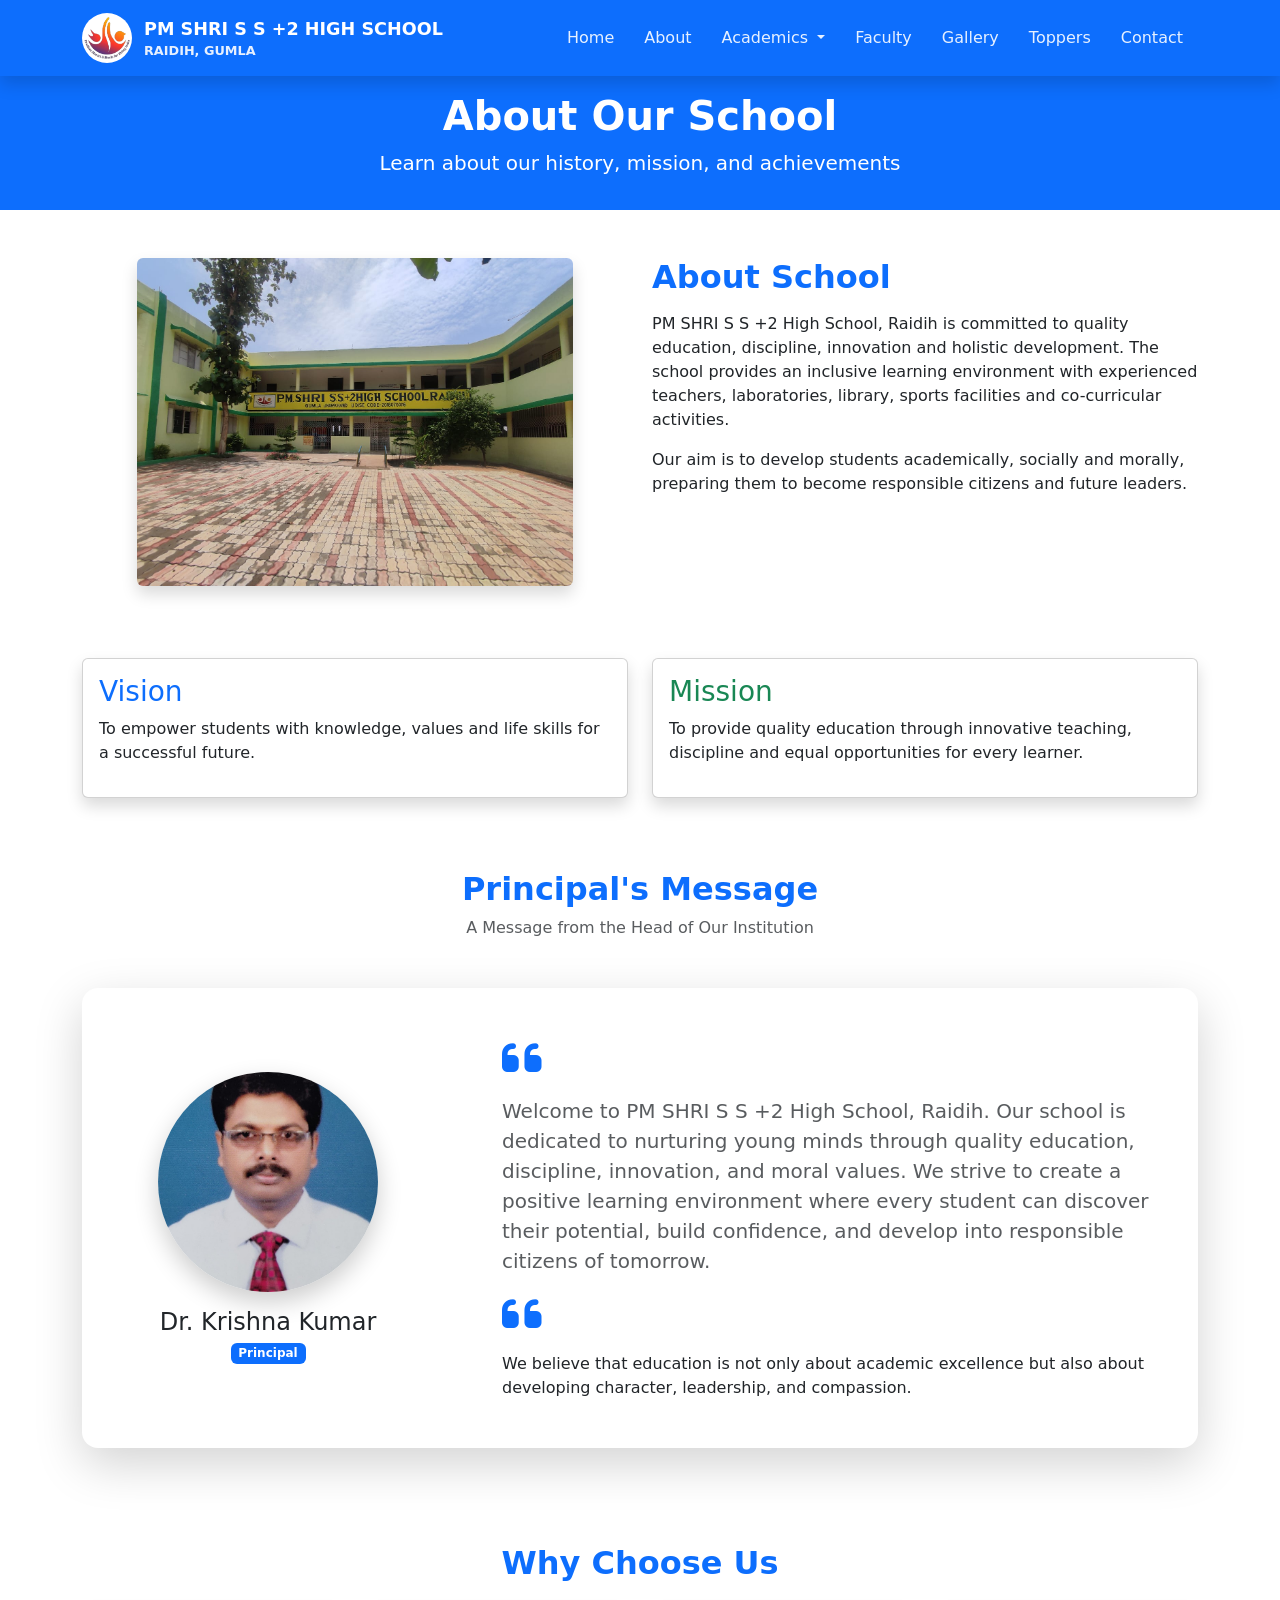
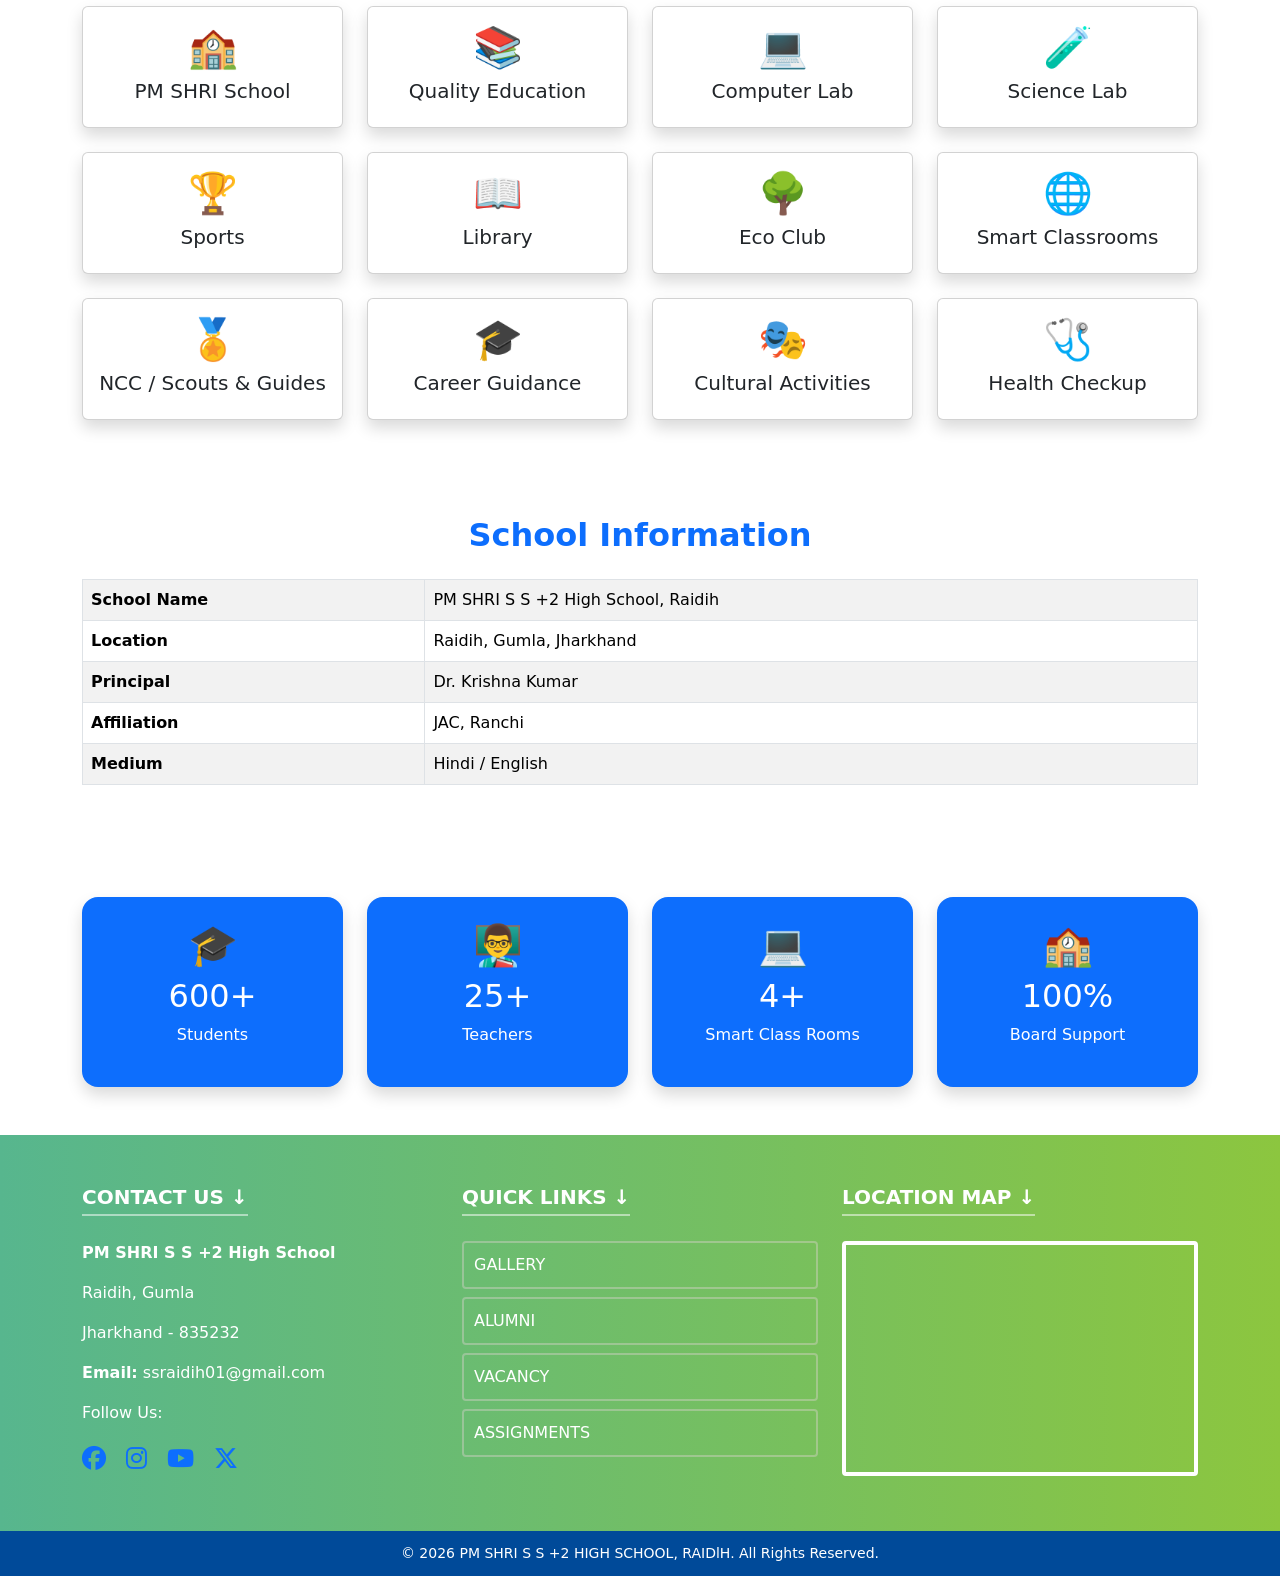
<file: about.html>
<!DOCTYPE html>
<html lang="en">

<head>
    <meta charset="UTF-8">
    <meta name="viewport" content="width=device-width, initial-scale=1.0">
    <title>About Our School | PM SHRI S S +2 High School Raidih</title>

    <!-- Bootstrap CSS -->
    <link href="https://cdn.jsdelivr.net/npm/bootstrap@5.3.2/dist/css/bootstrap.min.css" rel="stylesheet">

    <!-- Font Awesome for icons -->
    <link rel="stylesheet" href="https://cdnjs.cloudflare.com/ajax/libs/font-awesome/6.5.0/css/all.min.css">

    <!-- Custom CSS -->
    <link rel="stylesheet" href="css/about.css">
</head>

<body>

    <!-- Navbar placeholder -->
    <div id="navbar"></div>

    <!-- Page Header -->
    <section class="bg-primary text-white text-center py-3">
        <div class="container">
            <h1 class="fw-bold">About Our School</h1>
            <p class="lead">Learn about our history, mission, and achievements</p>
        </div>
    </section>

    <!-- About Content -->
 
<div class="container py-5">
    <div class="row align-items-start g-4">

        <!-- Image -->
        <div class="col-lg-6 text-center">
            <img src="images/1.jpeg"
                 class="img-fluid rounded shadow about-img"
                 alt="About School" >
        </div>

        <!-- About Content -->
        <div class="col-lg-6">
            <h2 class="section-title mb-3">About School</h2>

            <p class="mb-3">
                PM SHRI S S +2 High School, Raidih is committed to quality education,
                discipline, innovation and holistic development. The school provides
                an inclusive learning environment with experienced teachers,
                laboratories, library, sports facilities and co-curricular activities.
            </p>

            <p>
                Our aim is to develop students academically, socially and morally,
                preparing them to become responsible citizens and future leaders.
            </p>
        </div>

    </div>
</div>

        <div class="container py-4">
            <div class="row g-4">
                <div class="col-md-6">
                    <div class="card h-100 shadow">
                        <div class="card-body">
                            <h3 class="text-primary">Vision</h3>
                            <p>To empower students with knowledge, values and life skills for a successful future.</p>
                        </div>
                    </div>
                </div>
                <div class="col-md-6">
                    <div class="card h-100 shadow">
                        <div class="card-body">
                            <h3 class="text-success">Mission</h3>
                            <p>To provide quality education through innovative teaching, discipline and equal
                                opportunities for every learner.</p>
                        </div>
                    </div>
                </div>
            </div>
        </div>
       


<section class="container py-5">

    <div class="text-center mb-5">
        <h2 class="section-title fw-bold">Principal's Message</h2>
        <p class="text-muted">A Message from the Head of Our Institution</p>
    </div>

    <div class="card border-0 shadow-lg rounded-4 overflow-hidden">

        <div class="row g-0 align-items-center">

            <!-- Principal Photo -->
            <div class="col-lg-4 text-center  py-4">

                <img src="images/Principal.jpeg"
                    class="principal-img"
                    alt="Principal">

                <h4 class="mt-3 mb-1">Dr. Krishna Kumar</h4>

                <span class="badge bg-primary ">
                    Principal
                </span>

            </div>

            <!-- Message -->
            <div class="col-lg-8">

                <div class="card-body p-5">

                    <i class="fa-solid fa-quote-left quote-icon"></i>

                    <p class="lead text-muted">

                        Welcome to PM SHRI S S +2 High School, Raidih.

                        Our school is dedicated to nurturing young minds through
                        quality education, discipline, innovation, and moral values.
                        We strive to create a positive learning environment where
                        every student can discover their potential, build confidence,
                        and develop into responsible citizens of tomorrow.

                    </p>
                    <i class="fa-solid fa-quote-left quote-icon"></i>

                    <p class="mb-0">

                        We believe that education is not only about academic excellence
                        but also about developing character, leadership, and compassion.

                    </p>

                </div>

            </div>

        </div>

    </div>

</section>



        <div class="container py-5">
            <h2 class="section-title text-center mb-4">Why Choose Us</h2>
            <div class="row g-4">
                 <div class="col-md-3">
                    <div class="card icon-card shadow text-center">
                        <div class="card-body">
                            <h1>🏫</h1>
                            <h5>PM SHRI School</h5>
                        </div>
                    </div>
                </div>
                <div class="col-md-3">
                    <div class="card icon-card shadow text-center">
                        <div class="card-body">
                            <h1>📚</h1>
                            <h5>Quality Education</h5>
                        </div>
                    </div>
                </div>
                <div class="col-md-3">
                    <div class="card icon-card shadow text-center">
                        <div class="card-body">
                            <h1>💻</h1>
                            <h5>Computer Lab</h5>
                        </div>
                    </div>
                </div>
                <div class="col-md-3">
                    <div class="card icon-card shadow text-center">
                        <div class="card-body">
                            <h1>🧪</h1>
                            <h5>Science Lab</h5>
                        </div>
                    </div>
                </div>
                <div class="col-md-3">
                    <div class="card icon-card shadow text-center">
                        <div class="card-body">
                            <h1>🏆</h1>
                            <h5>Sports</h5>
                        </div>
                    </div>
                </div>

                <div class="col-md-3">
                    <div class="card icon-card shadow text-center">
                        <div class="card-body">
                            <h1>📖</h1>
                    <h5>Library</h5>
                        </div>
                    </div>
                </div><div class="col-md-3">
                    <div class="card icon-card shadow text-center">
                        <div class="card-body">
                            <h1>🌳</h1>
                    <h5>Eco Club</h5>
                        </div>
                    </div>
                </div><div class="col-md-3">
                    <div class="card icon-card shadow text-center">
                        <div class="card-body">
                            <h1>🌐</h1>
                    <h5>Smart Classrooms</h5> 
                        </div>
                    </div>
                </div>
                <div class="col-md-3">
                    <div class="card icon-card shadow text-center">
                        <div class="card-body">
                            <h1>🏅</h1>
                    <h5>NCC / Scouts & Guides</h5>
                        </div>
                    </div>
                </div><div class="col-md-3">
                    <div class="card icon-card shadow text-center">
                        <div class="card-body">
                            <h1>🎓</h1>
                    <h5>Career Guidance</h5> 
                        </div>
                    </div>
                </div><div class="col-md-3">
                    <div class="card icon-card shadow text-center">
                        <div class="card-body">
                            <h1>🎭</h1>
                    <h5>Cultural Activities</h5>
                        </div>
                    </div>
                </div><div class="col-md-3">
                    <div class="card icon-card shadow text-center">
                        <div class="card-body">
                             <h1>🩺</h1>
                    <h5>Health Checkup</h5>
                        </div>
                    </div>
                </div>
            </div>
        </div>
        <div class="container py-5">
            <h2 class="section-title text-center mb-4">School Information</h2>
            <table class="table table-bordered table-striped">
                <tr>
                    <th>School Name</th>
                    <td>PM SHRI S S +2 High School, Raidih</td>
                </tr>
                <tr>
                    <th>Location</th>
                    <td>Raidih, Gumla, Jharkhand</td>
                </tr>
                <tr>
                    <th>Principal</th>
                    <td>Dr. Krishna Kumar</td>
                </tr>
                <tr>
                    <th>Affiliation</th>
                    <td>JAC, Ranchi</td>
                </tr>
                <tr>
                    <th>Medium</th>
                    <td>Hindi / English</td>
                </tr>
            </table>
        </div>
<div class="container py-5">

    <div class="row text-center g-4">

        <div class="col-lg-3 col-md-6 col-6">
            <div class="counter shadow rounded-4 p-4 h-100">
                <h1>🎓</h1>
                <h2>600+</h2>
                <p>Students</p>
            </div>
        </div>


        <div class="col-lg-3 col-md-6 col-6">
            <div class="counter shadow rounded-4 p-4 h-100">
                <h1>👨‍🏫</h1>
                <h2>25+</h2>
                <p>Teachers</p>
            </div>
        </div>


        <div class="col-lg-3 col-md-6 col-6">
            <div class="counter shadow rounded-4 p-4 h-100">
                <h1>💻</h1>
                <h2>4+</h2>
                <p>Smart Class Rooms</p>
            </div>
        </div>


        <div class="col-lg-3 col-md-6 col-6">
            <div class="counter shadow rounded-4 p-4 h-100">
                <h1>🏫</h1>
                <h2>100%</h2>
                <p>Board Support</p>
            </div>
        </div>

    </div>

</div>
       





    <!-- Footer placeholder -->
    <div id="footer"></div>

    <!-- Bootstrap JS -->
    <script src="https://cdn.jsdelivr.net/npm/bootstrap@5.3.2/dist/js/bootstrap.bundle.min.js"></script>

    <!-- Custom JS -->
    <script src="js/script.js"></script>

</body>

</html>
</file>
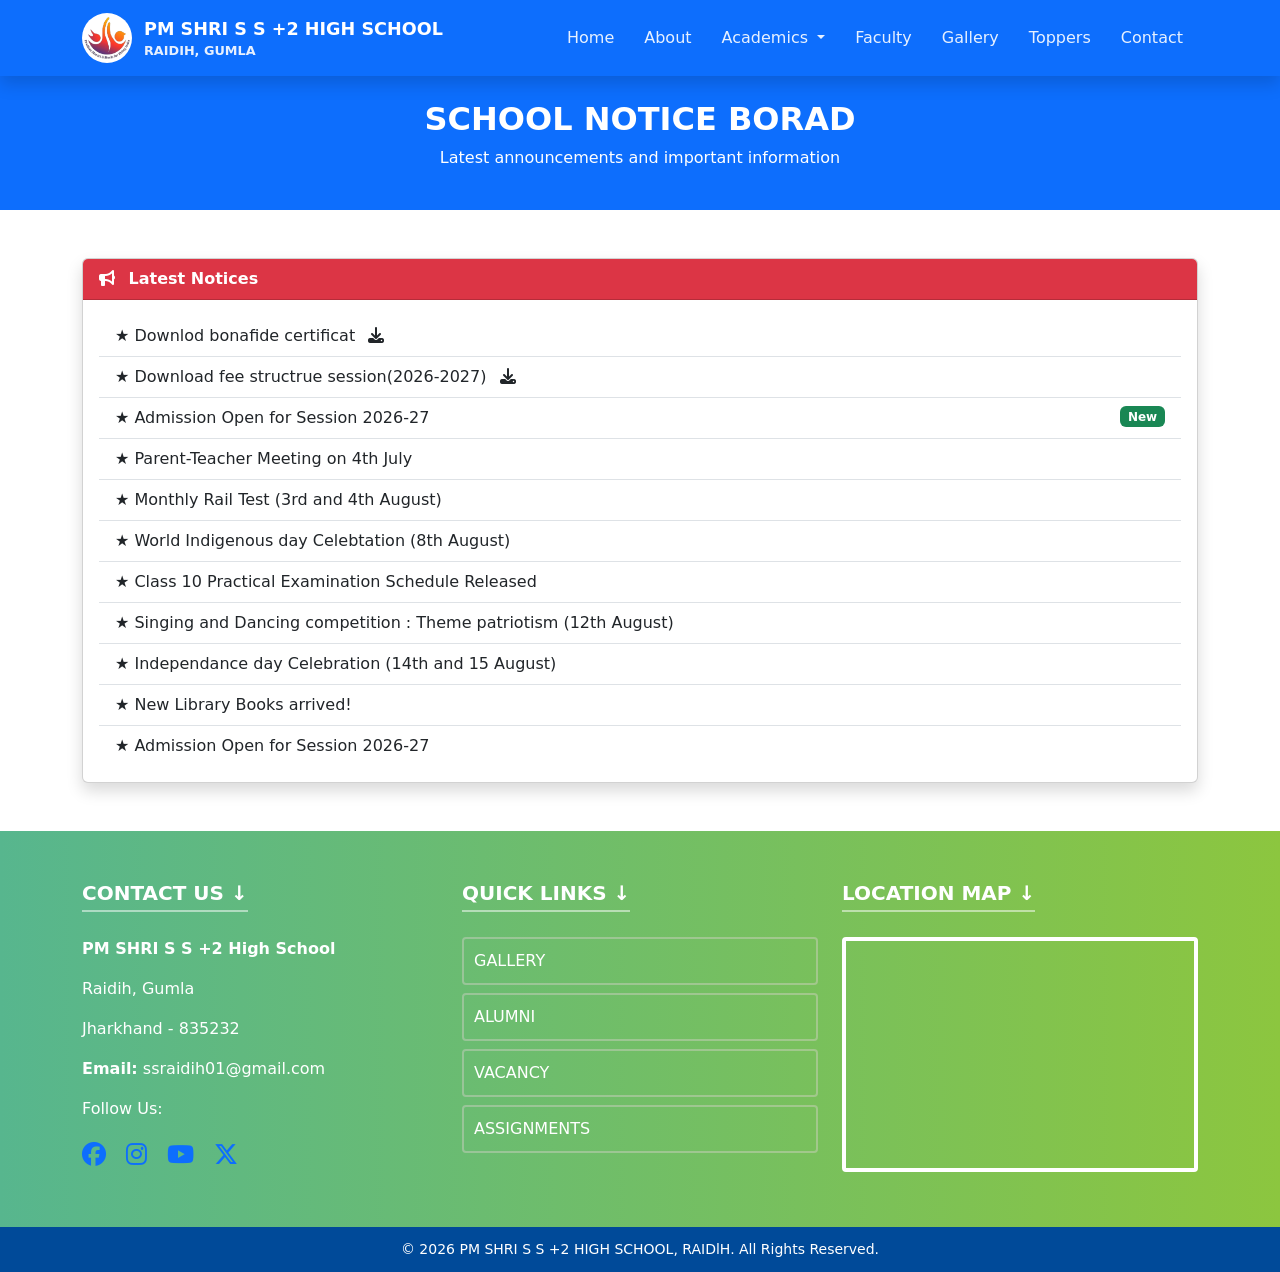
<file: notice.html>
<!DOCTYPE html>
<html lang="en">

<head>
<meta charset="UTF-8">
<meta name="viewport" content="width=device-width, initial-scale=1.0">

<title>Notice Board | PM SHRI S S +2 High School Raidih</title>

<link href="https://cdn.jsdelivr.net/npm/bootstrap@5.3.2/dist/css/bootstrap.min.css" rel="stylesheet">


<link rel="stylesheet" href="style.css">
<link rel="stylesheet" href="css/notice.css">

</head>

<body>
<div id="navbar"></div>


<!-- Page Title -->
<section class="bg-primary text-white text-center py-4">
<h2 class="fw-bold">SCHOOL NOTICE BORAD</h2>
<p>Latest announcements and important information</p>
</section>


<!-- Notice List -->
<section class="py-5">
<div class="container">

<div class="card shadow">

<div class="card-header bg-danger text-white fw-bold">
<i class="fas fa-bullhorn me-2"></i> Latest Notices
</div>

<div class="card-body">

<ul class="list-group list-group-flush">

<li class="list-group-item"><a href="notice/BONAFIDE CERTIFICATE.pdf" >★ Downlod bonafide certificat
  <i class="fas fa-download ms-2"></i></a><span class="badge badge-new float-end">New</span>
</li>

<li class="list-group-item"><a href="notice/ADMISSION FEES STRUCTURE.pdf">
★ Download fee structrue session(2026-2027)  <i class="fas fa-download ms-2"></i> </a><span class="badge badge-new float-end">New</span>

</li>
<li class="list-group-item">
★ Admission Open for Session 2026-27
<span class="badge bg-success float-end">New</span>
</li>
<li class="list-group-item">
★ Parent-Teacher Meeting on 4th July
</li>

<li class="list-group-item">
★ Monthly Rail Test (3rd and 4th August)
</li>

<li class="list-group-item">
★ World Indigenous day Celebtation (8th August)
</li>

<li class="list-group-item">
★ Class 10 Practical Examination Schedule Released
</li>

<li class="list-group-item">
★ Singing and Dancing competition : Theme patriotism (12th August)
</li>

<li class="list-group-item">
★ Independance day Celebration (14th and 15 August)
</li>

<li class="list-group-item">
★ New Library Books arrived!
</li>

<li class="list-group-item">
★ Admission Open for Session 2026-27
<!-- <span class="badge bg-success float-end">New</span> -->
</li>

</ul>

</div>

</div>

</div>
</section>


<!-- Footer -->
<div id="footer"></div>


<script src="https://cdn.jsdelivr.net/npm/bootstrap@5.3.2/dist/js/bootstrap.bundle.min.js"></script>

<script src="js/script.js"></script>

</body>
</html>
</file>
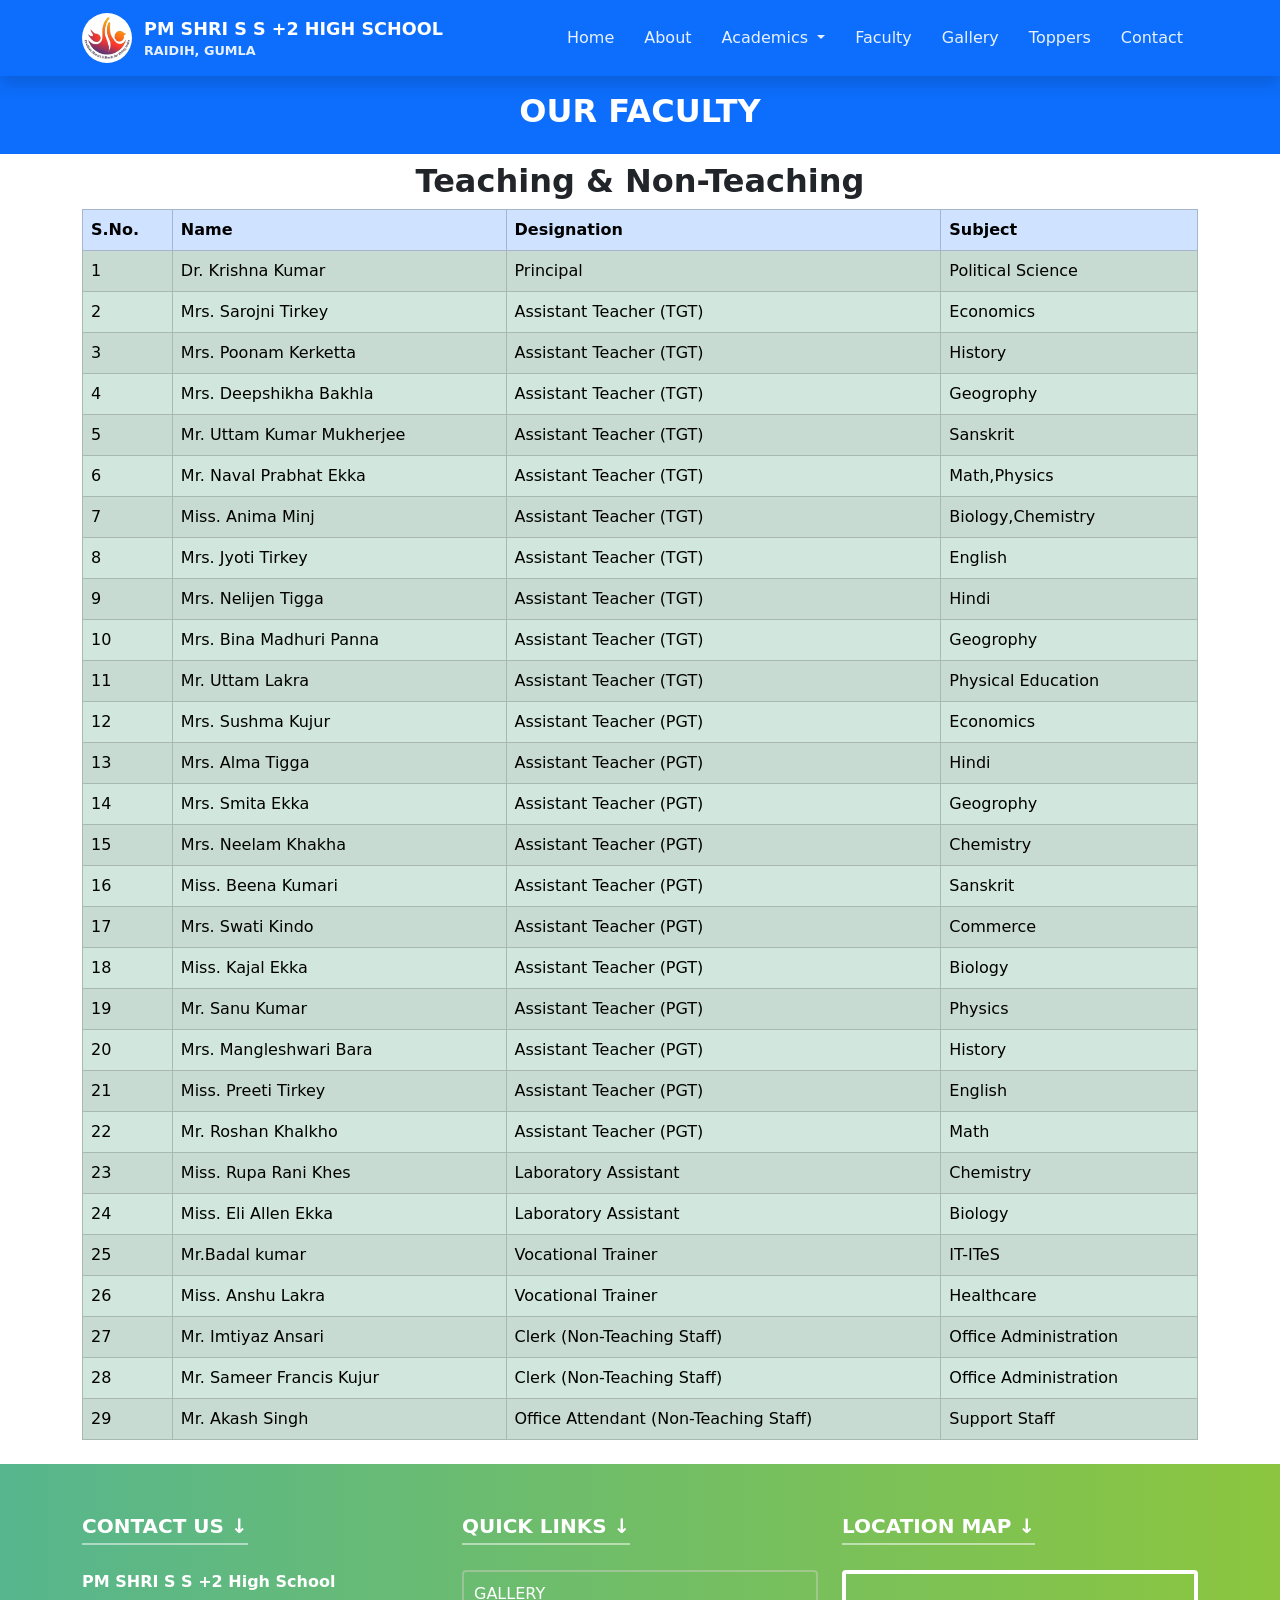
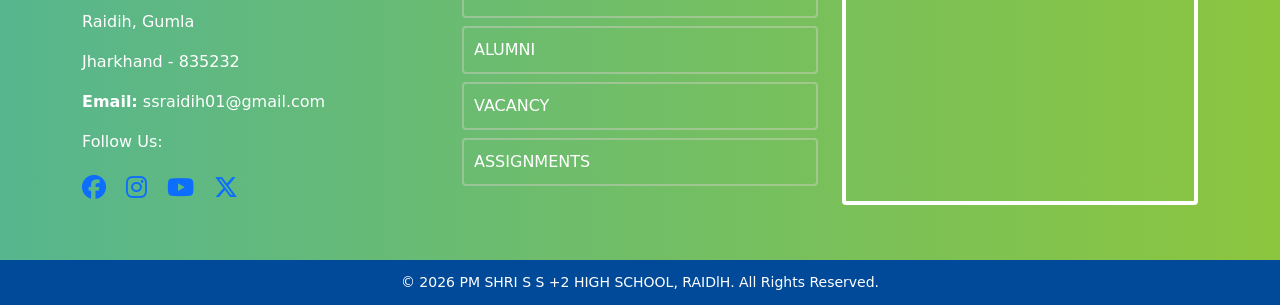
<file: teacher.html>
<!DOCTYPE html>
<html lang="en">

<head>

    <meta charset="UTF-8">
    <meta name="viewport" content="width=device-width, initial-scale=1.0">

    <title>Our Faculty | PM SHRI S S +2 High School Raidih</title>


    <link href="https://cdn.jsdelivr.net/npm/bootstrap@5.3.2/dist/css/bootstrap.min.css" rel="stylesheet">

    <link rel="stylesheet" href="https://cdnjs.cloudflare.com/ajax/libs/font-awesome/6.5.0/css/all.min.css">

    <!-- <link rel="stylesheet" href="css/teacher.css"> -->

</head>

<body>
    <div id="navbar"></div>
    <!-- Page Title -->
    <section class="bg-primary text-white text-center py-3">
        <h2 class="fw-bold">OUR FACULTY</h2>

    </section>

    <div class="container py-2">

        <h2 class="text-center fw-bold mb-2">Teaching & Non-Teaching</h2>

        <div class="table-responsive">

            <table class="table table-success text-justify table-bordered table-striped table-hover align-middle">

                <thead class="table-primary ">
                    <tr>
                        <th>S.No.</th>
                        <th>Name</th>
                        <th>Designation</th>
                        <th>Subject</th>
                    </tr>
                </thead>

                <tbody>

                    <tr>
                        <td>1</td>
                        <td>Dr. Krishna Kumar</td>
                        <td>Principal</td>
                        <td>Political Science
                        </td>
                    </tr>
                    <tr>
                        <td>2</td>
                        <td>Mrs. Sarojni Tirkey</td>
                        <td>Assistant Teacher (TGT)</td>
                        <td>Economics</td>
                    </tr>
                    <tr>
                        <td>3</td>
                        <td>Mrs. Poonam Kerketta</td>
                        <td>Assistant Teacher (TGT)</td>
                        <td>History</td>
                    </tr>
                    <tr>
                        <td>4</td>
                        <td>Mrs. Deepshikha Bakhla</td>
                        <td>Assistant Teacher (TGT)</td>
                        <td>Geogrophy</td>
                    </tr>
                    <tr>
                        <td>5</td>
                        <td>Mr. Uttam Kumar Mukherjee</td>
                        <td>Assistant Teacher (TGT)</td>
                        <td>Sanskrit</td>
                    </tr>
                    <tr>
                        <td>6</td>
                        <td>Mr. Naval Prabhat Ekka</td>
                        <td>Assistant Teacher (TGT)</td>
                        <td>Math,Physics</td>
                    </tr>
                    
                    <tr>
                        <td>7</td>
                        <td>Miss. Anima Minj</td>
                        <td>Assistant Teacher (TGT)</td>
                        <td>Biology,Chemistry</td>
                    </tr>
                    <tr>
                        <td>8</td>
                        <td>Mrs. Jyoti Tirkey</td>
                        <td>Assistant Teacher (TGT)</td>
                        <td>English</td>
                    </tr>
                    <tr>
                        <td>9</td>
                        <td>Mrs. Nelijen Tigga</td>
                        <td>Assistant Teacher (TGT)</td>
                        <td>Hindi</td>
                    </tr>
                     <tr>
                        <td>10</td>
                        <td>Mrs. Bina Madhuri Panna</td>
                        <td>Assistant Teacher (TGT)</td>
                        <td>Geogrophy</td>
                    </tr>
                    <tr>
                        <td>11</td>
                        <td>Mr. Uttam Lakra</td>
                        <td>Assistant Teacher (TGT)</td>
                        <td>Physical Education</td>
                    </tr>
                  

                    <tr>
                        <td>12</td>
                        <td>Mrs. Sushma Kujur</td>
                        <td>Assistant Teacher (PGT)</td>
                        <td>Economics</td>
                    </tr>
                    <tr>
                        <td>13</td>
                        <td>Mrs. Alma Tigga</td>
                        <td>Assistant Teacher (PGT)</td>
                        <td>Hindi</td>
                    </tr>
                    <tr>
                        <td>14</td>
                        <td>Mrs. Smita Ekka</td>
                        <td>Assistant Teacher (PGT)</td>
                        <td>Geogrophy</td>
                    </tr>
                    <tr>
                        <td>15</td>
                        <td>Mrs. Neelam Khakha</td>
                        <td>Assistant Teacher (PGT)</td>
                        <td>Chemistry</td>
                    </tr>
                    <tr>
                        <td>16</td>
                        <td>Miss. Beena Kumari</td>
                        <td>Assistant Teacher (PGT)</td>
                        <td>Sanskrit</td>
                    </tr>
                    <tr>
                        <td>17</td>
                        <td>Mrs. Swati Kindo</td>
                        <td>Assistant Teacher (PGT)</td>
                        <td>Commerce</td>
                    </tr>
                    <tr>
                        <td>18</td>
                        <td>Miss. Kajal Ekka</td>
                        <td>Assistant Teacher (PGT)</td>
                        <td>Biology</td>
                    </tr>
                    <tr>
                        <td>19</td>
                        <td>Mr. Sanu Kumar</td>
                        <td>Assistant Teacher (PGT)</td>
                        <td>Physics</td>
                    </tr>
                    <tr>
                        <td>20</td>
                        <td>Mrs. Mangleshwari Bara</td>
                        <td>Assistant Teacher (PGT)</td>
                        <td>History</td>
                    </tr>
                    <tr>
                        <td>21</td>
                        <td>Miss. Preeti Tirkey</td>
                        <td>Assistant Teacher (PGT)</td>
                        <td>English</td>
                    </tr>
                    <tr>
                        <td>22</td>
                        <td>Mr. Roshan Khalkho</td>
                        <td>Assistant Teacher (PGT)</td>
                        <td>Math</td>
                    </tr>

                    <tr>
                        <td>23</td>
                        <td>Miss. Rupa Rani Khes</td>
                        <td>Laboratory Assistant</td>
                        <td>Chemistry</td>
                    </tr>
                    <tr>
                        <td>24</td>
                        <td>Miss. Eli Allen Ekka</td>
                        <td>Laboratory Assistant</td>
                        <td>Biology</td>
                    </tr>
                    <tr>
                        <td>25</td>
                        <td>Mr.Badal kumar</td>
                        <td>Vocational Trainer</td>
                        <td>IT-ITeS</td>
                    </tr>
                    <tr>
                        <td>26</td>
                        <td>Miss. Anshu Lakra</td>
                        <td>Vocational Trainer</td>
                        <td>Healthcare</td>
                    </tr>

                    <tr>
                        <td>27</td>
                        <td>Mr. Imtiyaz Ansari</td>
                        <td>Clerk (Non-Teaching Staff)</td>
                        <td>Office Administration</td>
                    </tr>
                      <tr>
                        <td>28</td>
                        <td>Mr. Sameer Francis Kujur</td>
                        <td>Clerk (Non-Teaching Staff)</td>
                        <td>Office Administration</td>
                    </tr>
                    <tr>
                        <td>29</td>
                        <td>Mr. Akash Singh</td>
                        <td>Office Attendant (Non-Teaching Staff)</td>
                        <td>Support Staff</td>
                    </tr>
                    <!-- <tr><td>30</td><td>Mrs. Sunita Devi</td><td>Office Attendant (Non-Teaching Staff)</td><td>Support Staff</td></tr> -->

                </tbody>

            </table>

        </div>

    </div>
    <!-- CSS for fixed size image -->


    <div id="footer"></div>

    <script src="https://cdn.jsdelivr.net/npm/bootstrap@5.3.2/dist/js/bootstrap.bundle.min.js"></script>
    <script src="js/script.js"></script>

</body>

</html>
</file>
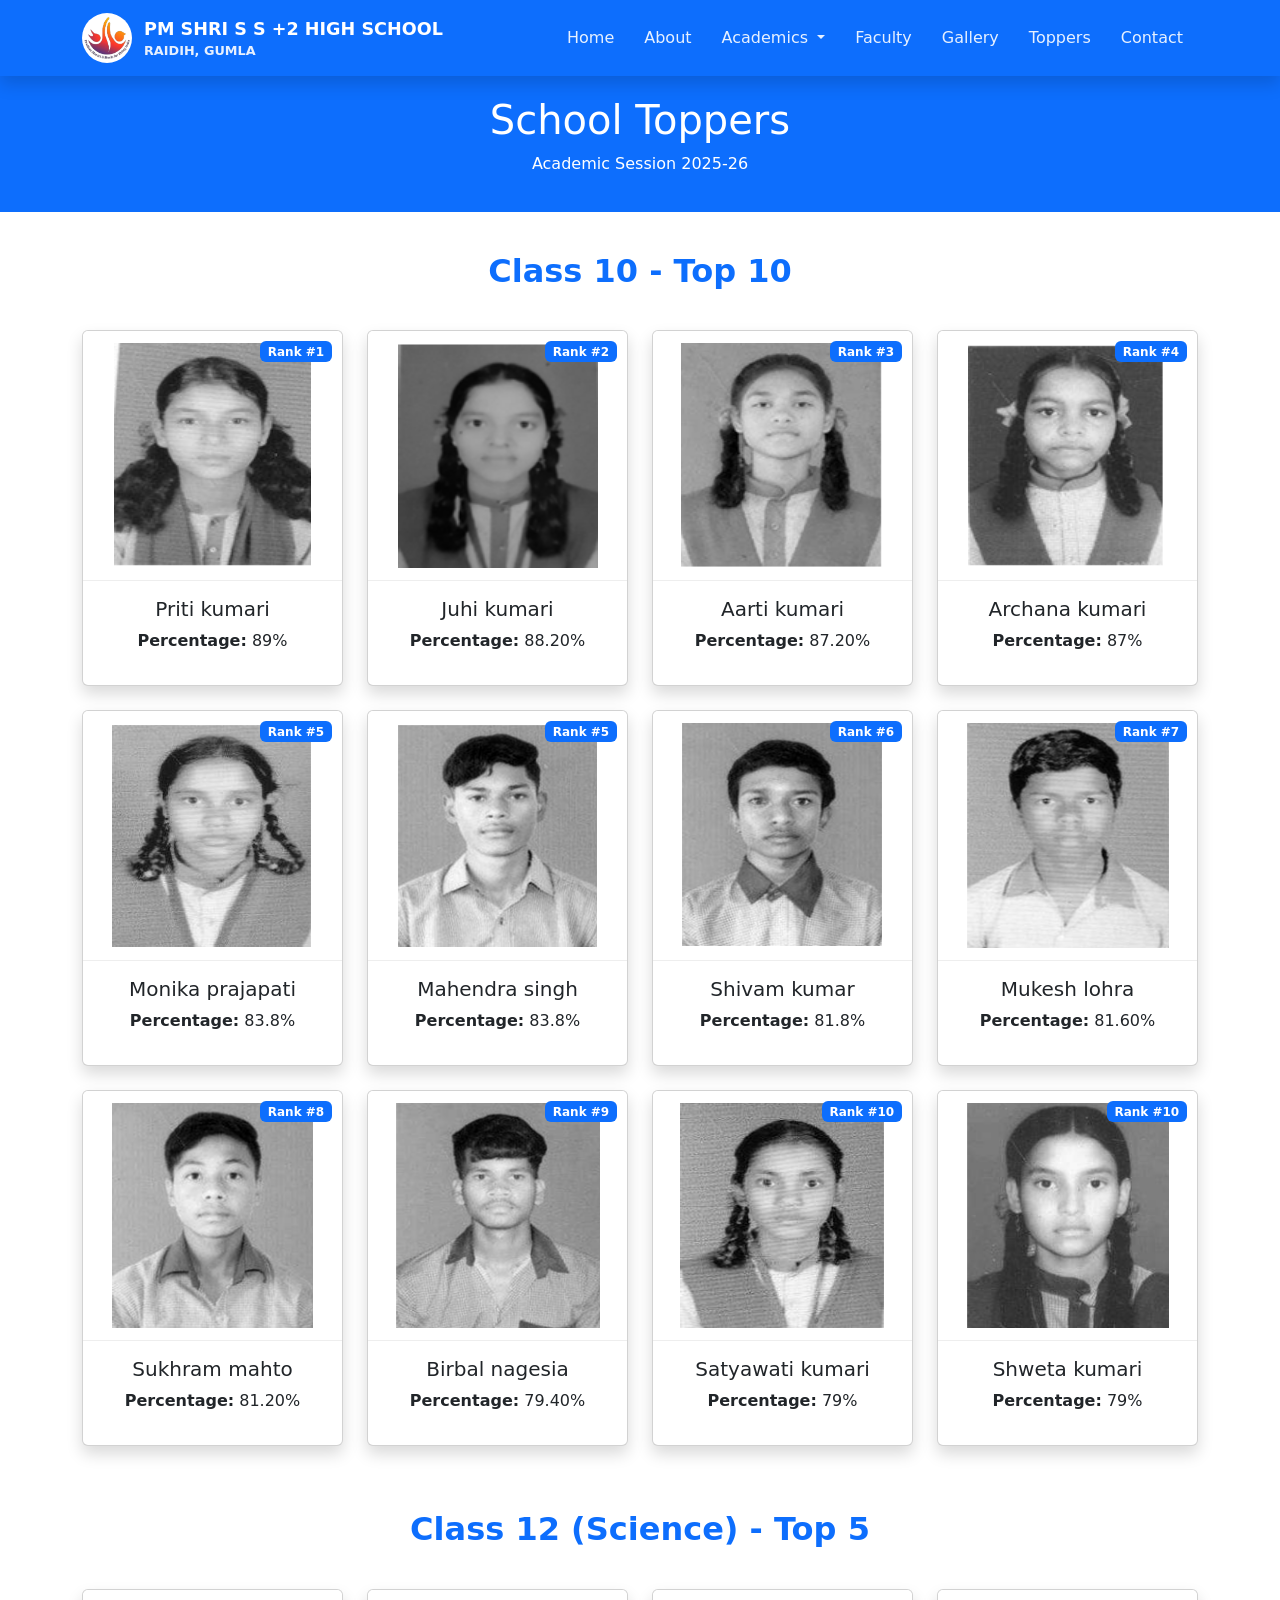
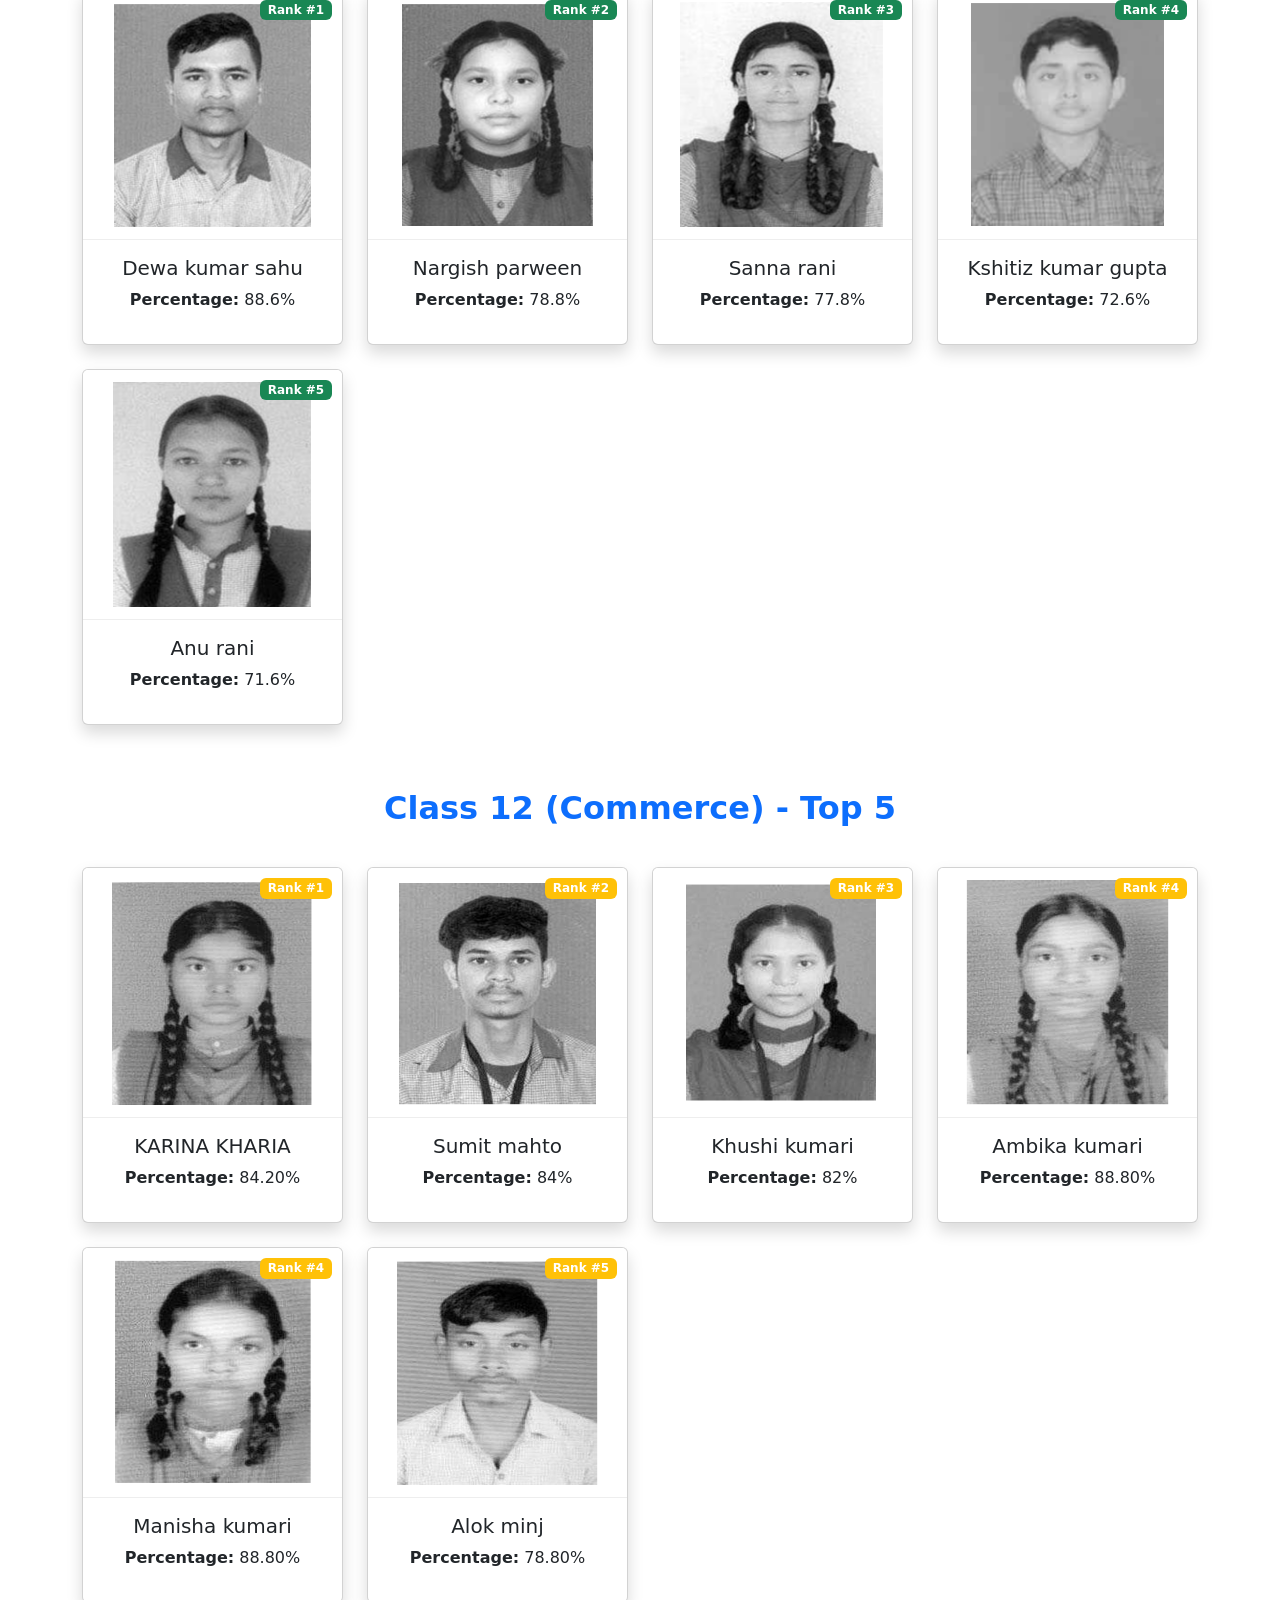
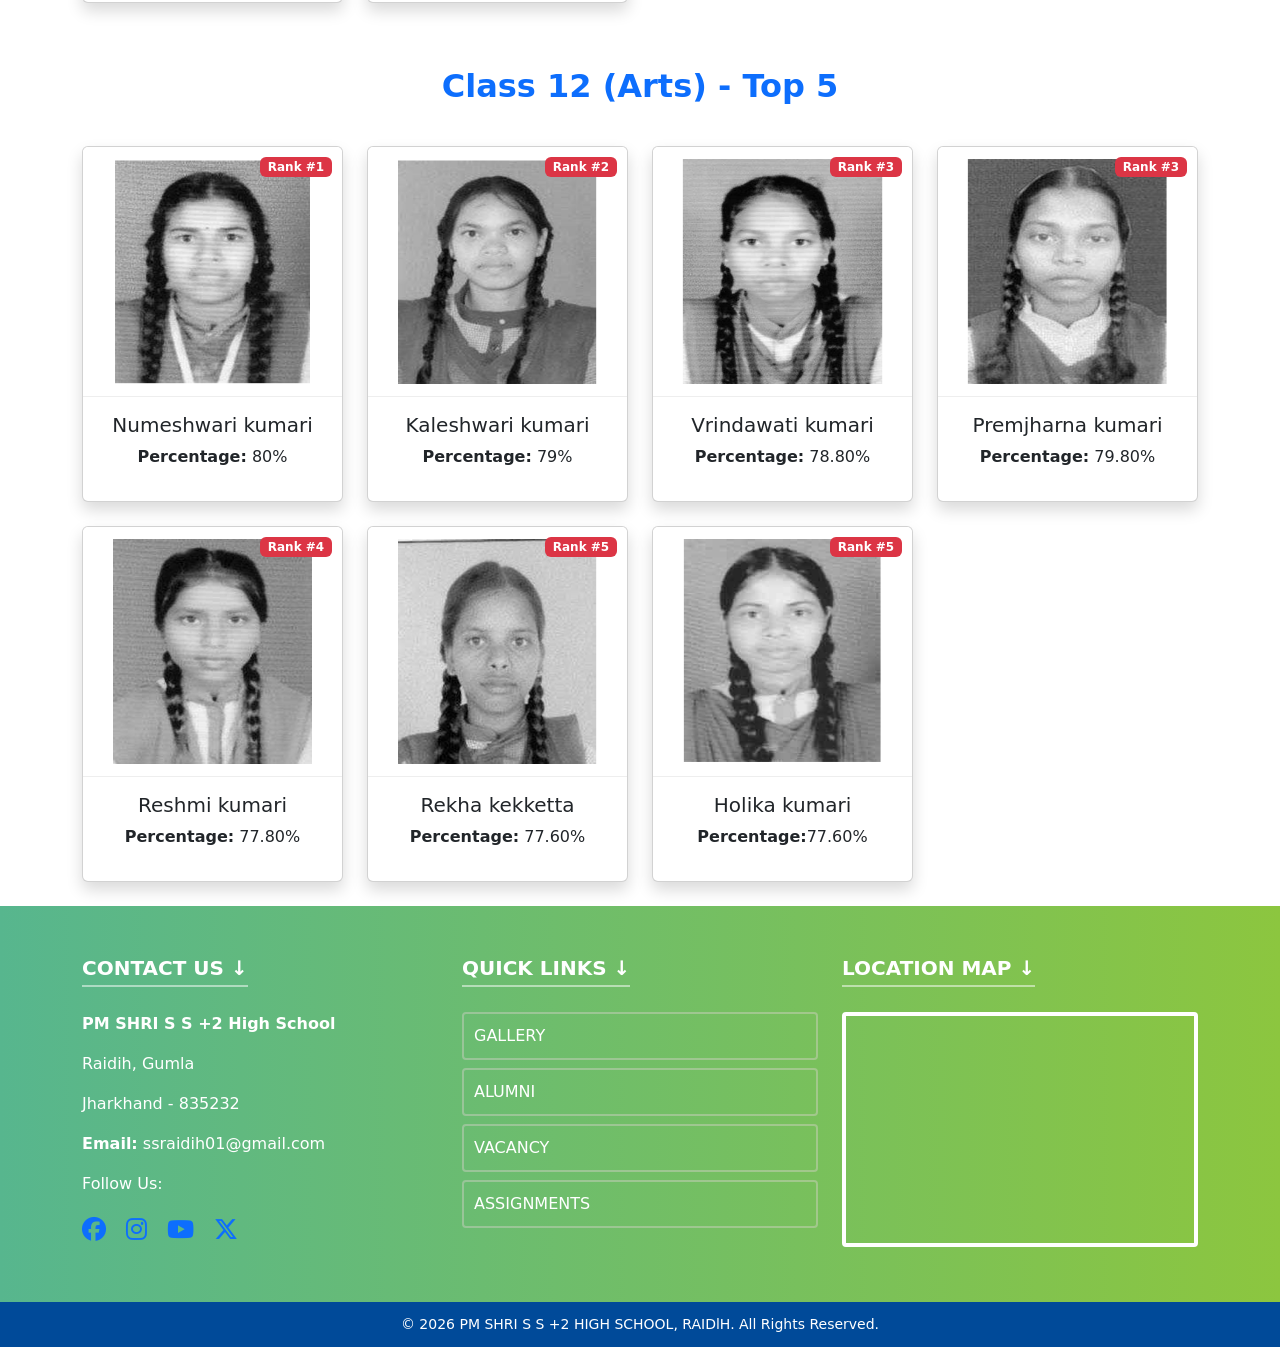
<file: toppers.html>
<!doctype html>
<html>

<head>
    <meta charset="utf-8">
    <meta name="viewport" content="width=device-width,initial-scale=1">
    <link href="https://cdn.jsdelivr.net/npm/bootstrap@5.3.2/dist/css/bootstrap.min.css" rel="stylesheet">
    <link rel="stylesheet" href="css/toppers.css">
    <title>Toppers</title>
</head>

<body>
      <div id="navbar"></div>
    <div class="hero">
        <h1>School Toppers</h1>
        <p>Academic Session 2025-26</p>
    </div>
    <section class="container">
        <h2 class="section-title text-center">Class 10 - Top 10</h2>
        <div class="row">
            <div class="col-lg-3 col-md-4 col-sm-6 mb-4">
                <div class="card topper-card shadow h-100 position-relative"><span class="badge bg-primary rank">Rank
                        #1</span><img src="images/toppers_image/PRITI.png" class="card-img-top topper-img">
                    <div class="card-body text-center">
                        <h5>Priti kumari</h5>
                        <p><b>Percentage:</b> 89%</p>
                    </div>
                </div>
            </div>
            <div class="col-lg-3 col-md-4 col-sm-6 mb-4">
                <div class="card topper-card shadow h-100 position-relative"><span class="badge bg-primary rank">Rank
                        #2</span><img src="images/toppers_image/JUHI.png" class="card-img-top topper-img">
                    <div class="card-body text-center">
                        <h5>Juhi kumari</h5>
                        <p><b>Percentage:</b> 88.20%</p>
                    </div>
                </div>
            </div>
            <div class="col-lg-3 col-md-4 col-sm-6 mb-4">
                <div class="card topper-card shadow h-100 position-relative"><span class="badge bg-primary rank">Rank
                        #3</span><img src="images/toppers_image/Aarti kumari.png" class="card-img-top topper-img">
                    <div class="card-body text-center">
                        <h5>Aarti kumari</h5>
                        <p><b>Percentage:</b> 87.20%</p>
                    </div>
                </div>
            </div>
            <div class="col-lg-3 col-md-4 col-sm-6 mb-4">
                <div class="card topper-card shadow h-100 position-relative"><span class="badge bg-primary rank">Rank
                        #4</span><img src="images/toppers_image/ARCHNA.png" class="card-img-top topper-img">
                    <div class="card-body text-center">
                        <h5>Archana kumari</h5>
                        <p><b>Percentage:</b> 87%</p>
                    </div>
                </div>
            </div>
            <div class="col-lg-3 col-md-4 col-sm-6 mb-4">
                <div class="card topper-card shadow h-100 position-relative"><span class="badge bg-primary rank">Rank
                        #5</span><img src="images/toppers_image/Monika prajapati.png" class="card-img-top topper-img">
                    <div class="card-body text-center">
                        <h5>Monika prajapati</h5>
                        <p><b>Percentage:</b> 83.8%</p>
                    </div>
                </div>
            </div>
            <div class="col-lg-3 col-md-4 col-sm-6 mb-4">
                <div class="card topper-card shadow h-100 position-relative"><span class="badge bg-primary rank">Rank
                        #5</span><img src="images/toppers_image/Mahendra singh.png" class="card-img-top topper-img">
                    <div class="card-body text-center">
                        <h5>Mahendra singh</h5>
                        <p><b>Percentage:</b> 83.8%</p>
                    </div>
                </div>
            </div>
            <div class="col-lg-3 col-md-4 col-sm-6 mb-4">
                <div class="card topper-card shadow h-100 position-relative"><span class="badge bg-primary rank">Rank
                        #6</span><img src="images/toppers_image/Shivam kumar.png" class="card-img-top topper-img">
                    <div class="card-body text-center">
                        <h5>Shivam kumar</h5>
                        <p><b>Percentage:</b> 81.8%</p>
                    </div>
                </div>
            </div>
            <div class="col-lg-3 col-md-4 col-sm-6 mb-4">
                <div class="card topper-card shadow h-100 position-relative"><span class="badge bg-primary rank">Rank
                        #7</span><img src="images/toppers_image/mukesh lohra.png" class="card-img-top topper-img">
                    <div class="card-body text-center">
                        <h5>Mukesh lohra</h5>
                        <p><b>Percentage:</b> 81.60%</p>
                    </div>
                </div>
            </div>
            <div class="col-lg-3 col-md-4 col-sm-6 mb-4">
                <div class="card topper-card shadow h-100 position-relative"><span class="badge bg-primary rank">Rank
                        #8</span><img src="images/toppers_image/sukhram mahto.png" class="card-img-top topper-img">
                    <div class="card-body text-center">
                        <h5>Sukhram mahto</h5>
                        <p><b>Percentage:</b> 81.20%</p>
                    </div>
                </div>
            </div>
            <div class="col-lg-3 col-md-4 col-sm-6 mb-4">
                <div class="card topper-card shadow h-100 position-relative"><span class="badge bg-primary rank">Rank
                        #9</span><img src="images/toppers_image/Birbal nagesia.png" class="card-img-top topper-img">
                    <div class="card-body text-center">
                        <h5>Birbal nagesia</h5>
                        <p><b>Percentage:</b> 79.40%</p>
                    </div>
                </div>
            </div>
                        <div class="col-lg-3 col-md-4 col-sm-6 mb-4">
                <div class="card topper-card shadow h-100 position-relative"><span class="badge bg-primary rank">Rank
                        #10</span><img src="images/toppers_image/satyawati.png" class="card-img-top topper-img">
                    <div class="card-body text-center">
                        <h5>Satyawati kumari</h5>
                        <p><b>Percentage:</b> 79%</p>
                    </div>
                </div>
            </div>
                        <div class="col-lg-3 col-md-4 col-sm-6 mb-4">
                <div class="card topper-card shadow h-100 position-relative"><span class="badge bg-primary rank">Rank
                        #10</span><img src="images/toppers_image/shweta kumari.png" class="card-img-top topper-img">
                    <div class="card-body text-center">
                        <h5>Shweta kumari</h5>
                        <p><b>Percentage:</b> 79%</p>
                    </div>
                </div>
            </div>

        </div>
    </section>
    <section class="container">
        <h2 class="section-title text-center">Class 12 (Science) - Top 5</h2>
        <div class="row">
            <div class="col-lg-3 col-md-4 col-sm-6 mb-4">
                <div class="card topper-card shadow h-100 position-relative"><span class="badge bg-success rank">Rank
                        #1</span><img src="images/toppers_image/DEWA.png" class="card-img-top topper-img">
                    <div class="card-body text-center">
                        <h5>Dewa kumar sahu</h5>
                        <p><b>Percentage:</b> 88.6%</p>
                    </div>
                </div>
            </div>
            <div class="col-lg-3 col-md-4 col-sm-6 mb-4">
                <div class="card topper-card shadow h-100 position-relative"><span class="badge bg-success rank">Rank
                        #2</span><img src="images/toppers_image/NARGISH.png" class="card-img-top topper-img">
                    <div class="card-body text-center">
                        <h5>Nargish parween</h5>
                        <p><b>Percentage:</b> 78.8%</p>
                    </div>
                </div>
            </div>
            <div class="col-lg-3 col-md-4 col-sm-6 mb-4">
                <div class="card topper-card shadow h-100 position-relative"><span class="badge bg-success rank">Rank
                        #3</span><img src="images/toppers_image/SANNA.png" class="card-img-top topper-img">
                    <div class="card-body text-center">
                        <h5>Sanna rani</h5>
                        <p><b>Percentage:</b> 77.8%</p>
                    </div>
                </div>
            </div>
            <div class="col-lg-3 col-md-4 col-sm-6 mb-4">
                <div class="card topper-card shadow h-100 position-relative"><span class="badge bg-success rank">Rank
                        #4</span><img src="images/toppers_image/KSHITIZ.png" class="card-img-top topper-img">
                    <div class="card-body text-center">
                        <h5>Kshitiz kumar gupta</h5>
                        <p><b>Percentage:</b> 72.6%</p>
                    </div>
                </div>
            </div>
            <div class="col-lg-3 col-md-4 col-sm-6 mb-4">
                <div class="card topper-card shadow h-100 position-relative"><span class="badge bg-success rank">Rank
                        #5</span><img src="images/toppers_image/ANU.png" class="card-img-top topper-img">
                    <div class="card-body text-center">
                        <h5>Anu rani</h5>
                        <p><b>Percentage:</b> 71.6%</p>
                    </div>
                </div>
            </div>
            
        </div>
    </section>
    <section class="container">
        <h2 class="section-title text-center">Class 12 (Commerce) - Top 5</h2>
        <div class="row">
            <div class="col-lg-3 col-md-4 col-sm-6 mb-4">
                <div class="card topper-card shadow h-100 position-relative"><span class="badge bg-warning rank">Rank
                        #1</span><img src="images/toppers_image/KARINA.png" class="card-img-top topper-img">
                    <div class="card-body text-center">
                        <h5>KARINA KHARIA</h5>
                        <p><b>Percentage:</b> 84.20%</p>
                    </div>
                </div>
            </div>
            <div class="col-lg-3 col-md-4 col-sm-6 mb-4">
                <div class="card topper-card shadow h-100 position-relative"><span class="badge bg-warning rank">Rank
                        #2</span><img src="images/toppers_image/SUMIT .png" class="card-img-top topper-img">
                    <div class="card-body text-center">
                        <h5>Sumit mahto</h5>
                        <p><b>Percentage:</b> 84%</p>
                    </div>
                </div>
            </div>
            <div class="col-lg-3 col-md-4 col-sm-6 mb-4">
                <div class="card topper-card shadow h-100 position-relative"><span class="badge bg-warning rank">Rank
                        #3</span><img src="images/toppers_image/KHUSHI.png" class="card-img-top topper-img">
                    <div class="card-body text-center">
                        <h5>Khushi kumari</h5>
                        <p><b>Percentage:</b> 82%</p>
                    </div>
                </div>
            </div>
            <div class="col-lg-3 col-md-4 col-sm-6 mb-4">
                <div class="card topper-card shadow h-100 position-relative"><span class="badge bg-warning rank">Rank
                        #4</span><img src="images/toppers_image/AMBIKA.png" class="card-img-top topper-img">
                    <div class="card-body text-center">
                        <h5>Ambika kumari</h5>
                        <p><b>Percentage:</b> 88.80%</p>
                    </div>
                </div>
            </div>
            <div class="col-lg-3 col-md-4 col-sm-6 mb-4">
                <div class="card topper-card shadow h-100 position-relative"><span class="badge bg-warning rank">Rank
                        #4</span><img src="images/toppers_image/MANISHA KUMARI.png" class="card-img-top topper-img">
                    <div class="card-body text-center">
                        <h5>Manisha kumari</h5>
                        <p><b>Percentage:</b> 88.80%</p>
                    </div>
                </div>
            </div>
            <div class="col-lg-3 col-md-4 col-sm-6 mb-4">
                <div class="card topper-card shadow h-100 position-relative"><span class="badge bg-warning rank">Rank
                        #5</span><img src="images/toppers_image/ALOK MINJ.png" class="card-img-top topper-img">
                    <div class="card-body text-center">
                        <h5>Alok minj</h5>
                        <p><b>Percentage:</b> 78.80%</p>
                    </div>
                </div>
            </div>
        
        </div>
    </section>
    <section class="container">
        <h2 class="section-title text-center">Class 12 (Arts) - Top 5</h2>
        <div class="row">
            <div class="col-lg-3 col-md-4 col-sm-6 mb-4">
                <div class="card topper-card shadow h-100 position-relative"><span class="badge bg-danger rank">Rank
                        #1</span><img src="images/toppers_image/NUMESHWARI KUMARI.png" class="card-img-top topper-img">
                    <div class="card-body text-center">
                        <h5>Numeshwari kumari</h5>
                        <p><b>Percentage:</b> 80%</p>
                    </div>
                </div>
            </div>
            <div class="col-lg-3 col-md-4 col-sm-6 mb-4">
                <div class="card topper-card shadow h-100 position-relative"><span class="badge bg-danger rank">Rank
                        #2</span><img src="images/toppers_image/KALESHWARI.png" class="card-img-top topper-img">
                    <div class="card-body text-center">
                        <h5>Kaleshwari kumari</h5>
                        <p><b>Percentage:</b> 79%</p>
                    </div>
                </div>
            </div>
            <div class="col-lg-3 col-md-4 col-sm-6 mb-4">
                <div class="card topper-card shadow h-100 position-relative"><span class="badge bg-danger rank">Rank
                        #3</span><img src="images/toppers_image/VRINDAWATI.png" class="card-img-top topper-img">
                    <div class="card-body text-center">
                        <h5>Vrindawati kumari</h5>
                        <p><b>Percentage:</b> 78.80%</p>
                    </div>
                </div>
            </div>
            <div class="col-lg-3 col-md-4 col-sm-6 mb-4">
                <div class="card topper-card shadow h-100 position-relative"><span class="badge bg-danger rank">Rank
                        #3</span><img src="images/toppers_image/PREMJHARNA.png" class="card-img-top topper-img">
                    <div class="card-body text-center">
                        <h5>Premjharna kumari</h5>
                        <p><b>Percentage:</b> 79.80%</p>
                    </div>
                </div>
            </div>
            <div class="col-lg-3 col-md-4 col-sm-6 mb-4">
                <div class="card topper-card shadow h-100 position-relative"><span class="badge bg-danger rank">Rank
                        #4</span><img src="images/toppers_image/RESHMI.png" class="card-img-top topper-img">
                    <div class="card-body text-center">
                        <h5>Reshmi kumari</h5>
                        <p><b>Percentage:</b> 77.80%</p>
                    </div>
                </div>
            </div>
            <div class="col-lg-3 col-md-4 col-sm-6 mb-4">
                <div class="card topper-card shadow h-100 position-relative"><span class="badge bg-danger rank">Rank
                        #5</span><img src="images/toppers_image/REKHA KERKETTA.png" class="card-img-top topper-img">
                    <div class="card-body text-center">
                        <h5>Rekha kekketta</h5>
                        <p><b>Percentage:</b> 77.60%</p>
                    </div>
                </div>
            </div>
            <div class="col-lg-3 col-md-4 col-sm-6 mb-4">
                <div class="card topper-card shadow h-100 position-relative"><span class="badge bg-danger rank">Rank
                        #5</span><img src="images/toppers_image/HOLIKA KUMARI.png" class="card-img-top topper-img">
                    <div class="card-body text-center">
                        <h5>Holika kumari</h5>
                        <p><b>Percentage:</b>77.60%</p>
                    </div>
                </div>
            </div>
            
            
           
        </div>
    </section>
    
<div id="footer"></div>

<script src="https://cdn.jsdelivr.net/npm/bootstrap@5.3.2/dist/js/bootstrap.bundle.min.js"></script>
<script src="js/script.js"></script>
</body>

</html>
</file>
<file: css/about.css>
body {
    font-family: Arial, sans-serif;
    background:#ffffff;
    
}

.hero {
    background: linear-gradient(rgba(0, 0, 0, .6), rgba(0, 0, 0, .6)), url('/images/1.jpeg') center/cover;
    height: 380px;
    color: #fff;
    display: flex;
    align-items: center;
    justify-content: center;
    text-align: center
}

.section-title {
    font-weight: 700;
    color: #0d6efd
}

.about-img{
    width:80%;
    max-width:fit-content;
    height:auto;
    object-fit:cover;
    border-radius:12px;
}

/* css */
.section-title{
    color:#0d6efd;
    font-weight:700;
}

.principal-img{
    width:220px;
    height:220px;
    object-fit:cover;
    border-radius:50%;
    box-shadow:0 10px 25px rgba(0,0,0,.2);
}

.quote-icon{
    font-size:45px;
    color:#0d6efd;
    margin-bottom:15px;
}

.icon-card {
    transition: transform 0.4s ease, box-shadow 0.4s ease;
}


.icon-card:hover {
    transform: translateY(-5px);
    box-shadow: 0 12px 25px rgba(0, 0, 0, 0.15);
}

.counter {
    background: #0d6efd;
    color: #fff;
    border-radius: 10px;
    padding: 25px
}

footer {
    background: #212529;
    color: #fff;
    padding: 20px
}
</file>
<file: style.css>
/* Smooth Scroll */

html{
scroll-behavior:smooth;
}

/* Slider */

.slider-img{
height:500px;
object-fit:cover;
}

@media (max-width:768px){
.slider-img{
height:250px;
}
}
@media(max-width:576px){

    .navbar-brand{
        max-width:75%;
    }

    .navbar-brand div{
        overflow:hidden;
        white-space:nowrap;
        text-overflow:ellipsis;
    }

}
/* Navbar */

.navbar-dark .navbar-nav .nav-link{
color:rgba(255,255,255,0.9);
padding:8px 15px;
transition:all 0.3s ease;
font-weight:500;
}

.navbar-dark .navbar-nav .nav-link:hover{
color:#ffdb58 !important;
transform:translateY(-2px);
text-shadow:0px 2px 4px rgba(0,0,0,0.3);
}

/* Dropdown */

.dropdown-menu{
background-color:#0d6efd;
border:1px solid rgba(255,255,255,0.2);
}

.dropdown-item{
color:white !important;
transition:0.3s;
}

.dropdown-item:hover{
color:#ffdb58 !important;
background-color:rgba(255,255,255,0.1);
}

/* Logo */

.school-logo{
width:50px;
height:50px;
object-fit:contain;
margin-right:12px;
background:white;
border-radius:50%;
padding:2px;
}

/* Sticky Navbar Shadow */

.sticky-top{
box-shadow:0 4px 10px rgb(241, 239, 239);
}

.news-ticker-container{
  background-color: yellow;
}
.news-scroll span {
    color: #dc3545; /* Bootstrap Red */
    font-weight: bold;
   
  }

/* vission and mision */


    .quick-link-card {
        border: none;
        box-shadow: #333;
        border-radius: 10px;
        transition: transform 0.3s ease;
        color: white;
        text-align: center;
        padding: 20px 10px;
        height: 100%;
        display: flex;
        flex-direction: column;
        align-items: center;
        justify-content: center;
        text-decoration: none;
        box-shadow: 0 8px 20px rgba(0,0,0,0.20);

    }

    .quick-link-card:hover {
        transform: translateY(-5px);
        color: white;
        filter: brightness(1.1);
    }

    .icon-circle {
        background: white;
        color: #333;
        width: 60px;
        height: 60px;
        border-radius: 50%;
        display: flex;
        align-items: center;
        justify-content: center;
        font-size: 1.5rem;
        margin-bottom: 15px;
        box-shadow: 0 4px 8px rgba(0,0,0,0.2);
    }

    .card-text-title {
        font-weight: bold;
        font-size: 0.95rem;
        text-transform: uppercase;
    }



    
    /* principal message/about/notice board */
/* Notice Board Scrolling Effect */
.notice-container {
    height: 250px; /* Box ki height */
    overflow: hidden; /* Bahar ka content chhupane ke liye */
    position: relative;
   

}

.notice-container li a {
  text-decoration: none;
  color: #dc3545;
}
.notice-list {
    position: absolute;
    width: 100%;
    height: 100%;
    margin: 0;
    padding: 0;
    /* color: #dc3545; */
    animation: scroll-up 15s linear infinite; /* Scrolling speed yahan se badle */
}

.notice-list:hover {
    animation-play-state: paused; /* Mouse le jane par ruk jayega */
}

.imageheight{
    width:100%;
    height: 300px;;
    object-fit:contain;
    object-position:center;
  object-fit: cover;
aspect-ratio: 16/9;
}


@keyframes scroll-up {
    0% { top: 100%; }
    100% { top: -100%; }
}

.custom-card {
    height: 100%;
    border: none;
    box-shadow: 0 4px 15px rgba(0,0,0,0.1);
    transition: 0.3s;
}

.custom-card:hover {
    transform: translateY(-5px);
    box-shadow: #333;
}
/* Teacher Images */

.teacher-img{
width:150px;
height:150px;
object-fit:cover;
border-radius:50%;
border:4px solid #0d6efd;
transition:0.3s;
}

.teacher-img:hover{
transform:scale(1.05);
}
 /* ACADEMIC */
  .academic-card {
    border: 2px solid #dee2e6 !important; 
    border-radius: 12px;
    box-shadow: 0 8px 24px rgba(0, 0, 0, 0.12) !important;
    transition: all 0.3s ease-in-out;
    background-color: #fff;
   
  }
  .academic-card:hover {
    transform: translateY(-10px);
    box-shadow: 0 10px 20px rgba(0,0,0,0.1) !important;
  }


  .teacher-card {
    /* Solid Border & Shadow */
    border: 2px solid #f1f1f1 !important;
    box-shadow: 0 10px 20px rgba(0, 0, 0, 0.08) !important;
    border-radius: 15px;
    transition: all 0.3s ease;
  }

  .teacher-card:hover {
    border-color: #0d6efd !important;
    box-shadow: 0 15px 30px rgba(0, 0, 0, 0.15) !important;
    transform: translateY(-8px);
  }

  /* Image styling to make it look perfect */
  .teacher-img {
    width: 120px;
    height: 120px;
    object-fit: cover;
    border: 4px solid #fff;
    box-shadow: 0 4px 10px rgba(0,0,0,0.1);
  }


/* Gallery */

#gallery img{
transition:0.4s;
cursor:pointer;
}

#gallery img:hover{
transform:scale(1.05);
box-shadow:0 5px 15px rgba(0,0,0,0.3);
}

/* Footer */

.custom-footer{
background:linear-gradient(90deg,#57b68e 0%,#8cc63f 100%);
color:white;
padding:50px 0 30px 0;
}

.footer-heading{
font-weight:bold;
border-bottom:2px solid rgba(255,255,255,0.5);
display:inline-block;
margin-bottom:25px;
padding-bottom:5px;
text-transform:uppercase;
}

/* Quick Links */

.quick-link-item{
border:2px solid rgba(223, 209, 209, 0.4);
padding:10px;
margin-bottom:8px;
border-radius:4px;
transition:0.3s;
cursor:pointer;
list-style:none;
background-color: transparent;
box-shadow:#57b68e;
text-decoration: none;

}
.quick-link-item a{
  text-decoration: none;
color: inherit;
}

.quick-link-item:hover {
  background-color: rgba(241, 7, 7, 0.1); /* Halka sa background color */
  border-color: #57b68e;     /* Border ko thoda dark kar dega */
  transform: translateY(-2px);           /* Halka sa upar lift hoga */
  box-shadow: 0 4px 8px rgba(71, 103, 209, 0.1); /* Thodi shadow add karega */
}
/* .quick-link-item:hover{
background:rgba(255,255,255,0.1);
} */

/* Social Icons */

.social-icons a{
font-size:24px;
/* color:white; */
margin-right:15px;
text-decoration:none;
transition:0.3s;
}

.social-icons a:hover{
color:#ffd700;
transform:scale(1.2);
}

/* Map */

.map-container{
border:4px solid white;
border-radius:4px;
overflow:hidden;
}

/* Bottom Bar */

.bottom-bar{
background-color:#004a99;
color:white;
padding:12px 0;
font-size:14px;
text-align:center;
}
</file>
<file: css/teacher.css>

</file>
<file: css/toppers.css>
body {
    font-family: Arial, sans-serif;
    background: #f5f7fb
}


.hero {
    background: #0d6efd;
    color: #fff;
    padding: 20px;
    text-align: center
}

.section-title {
    color: #0d6efd;
    font-weight: 700;
    margin: 40px 0
}


.topper-card:hover {
    transform: translateY(-6px)
}


.topper-card{
    border:none;
    border-radius:15px;
    overflow:hidden;
        transition: .3s

}

.topper-img{
    width:100%;
    height:250px;
    object-fit:contain;
    object-position:center;
    background:#fff;
    padding:12px;
    border-bottom:1px solid #eee;
    /* border-radius:30%; */
}








.rank {
    position: absolute;
    top: 10px;
    right: 10px
}

.stats {
    background: #0d6efd;
    color: #fff;
    border-radius: 10px;
    padding: 20px;
    text-align: center
}
</file>
<file: css/notice.css>
@keyframes blink {
  0%   { background-color: #28a745; }  /* Bootstrap green */
  50%  { background-color: #ff0707; }  /* Bootstrap yellow */
  100% { background-color: #28a745; }  /* Back to green */
}

.badge-new {
  animation: blink 2s infinite;
  color: #fff;  /* Text color */
  text-decoration-line: none;
}
.list-group-item a {
    text-decoration: none;  /* Underline remove */
    color: inherit;          /* Badge aur li ka color maintain */
}

.list-group-item a:hover {
    text-decoration: none;  /* Hover me bhi underline na aaye */
    color: #5900ff;             /* Hover me optional color */
}
</file>
